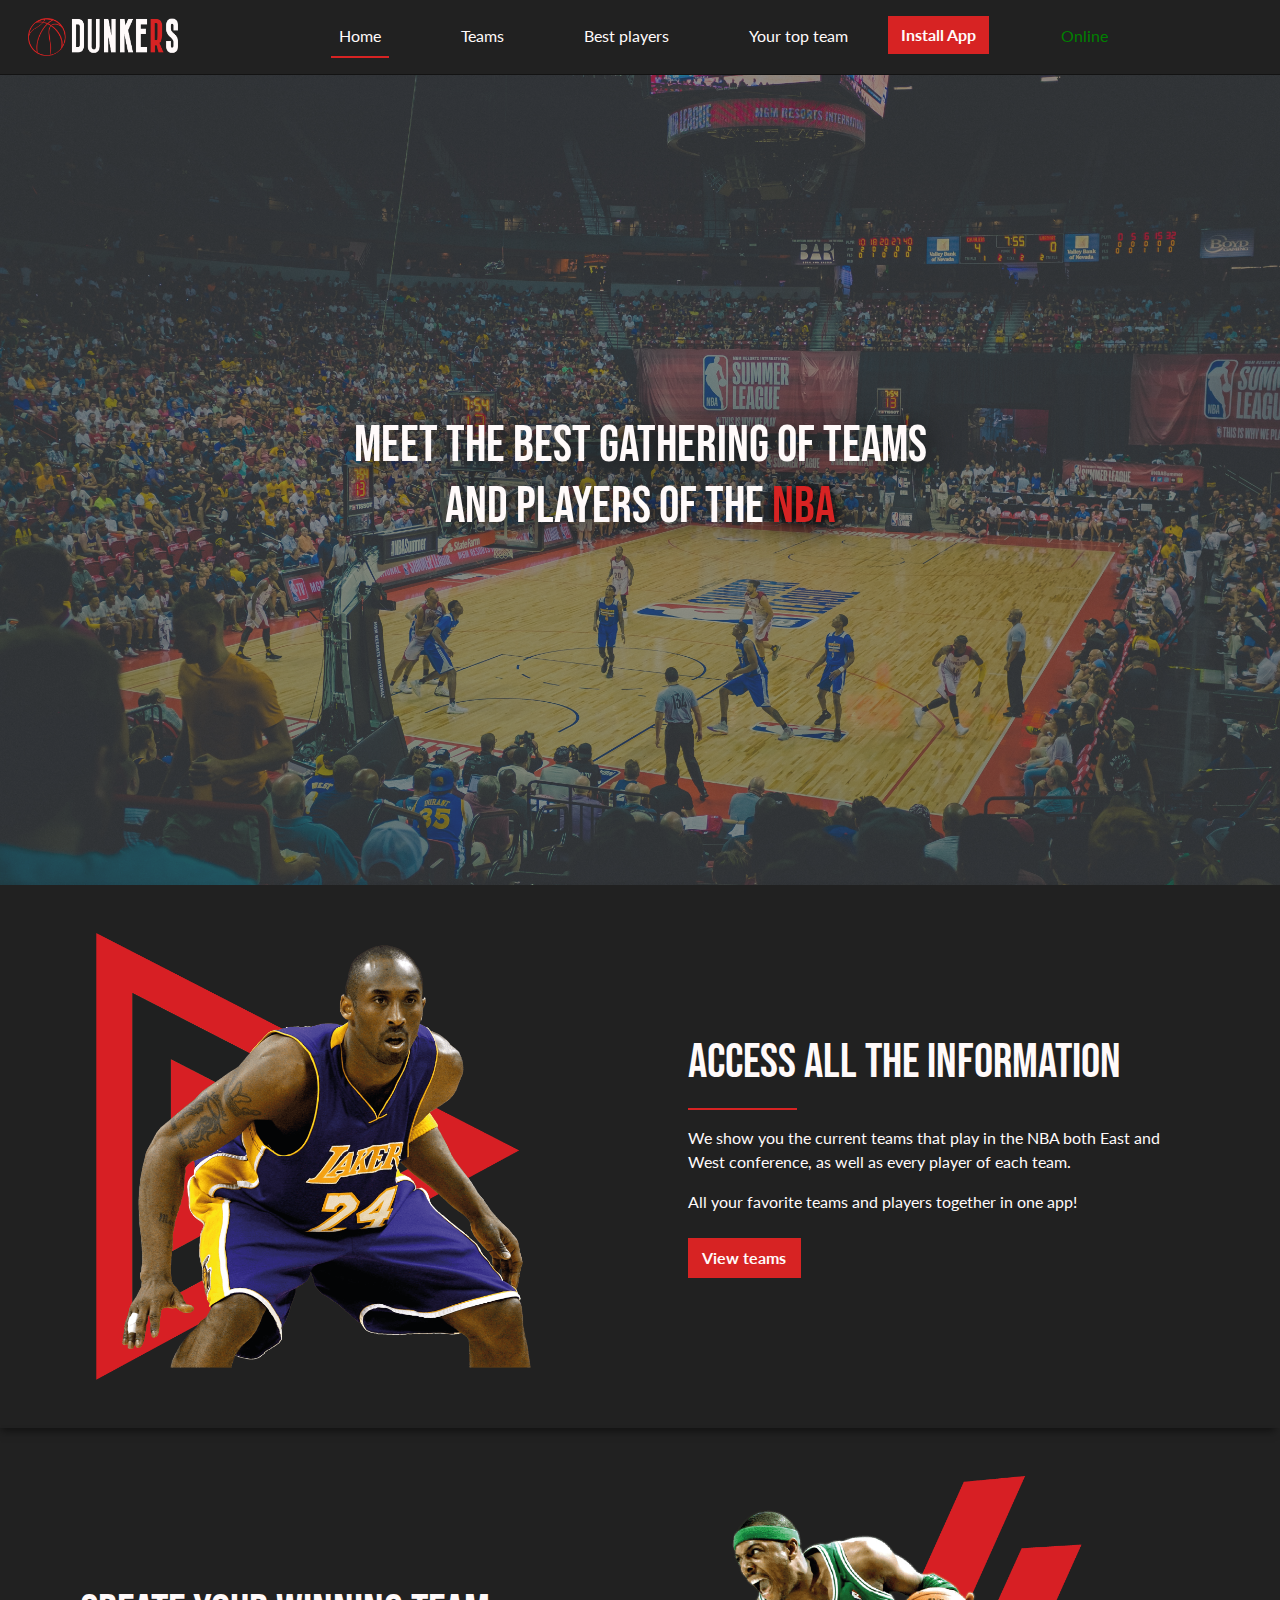
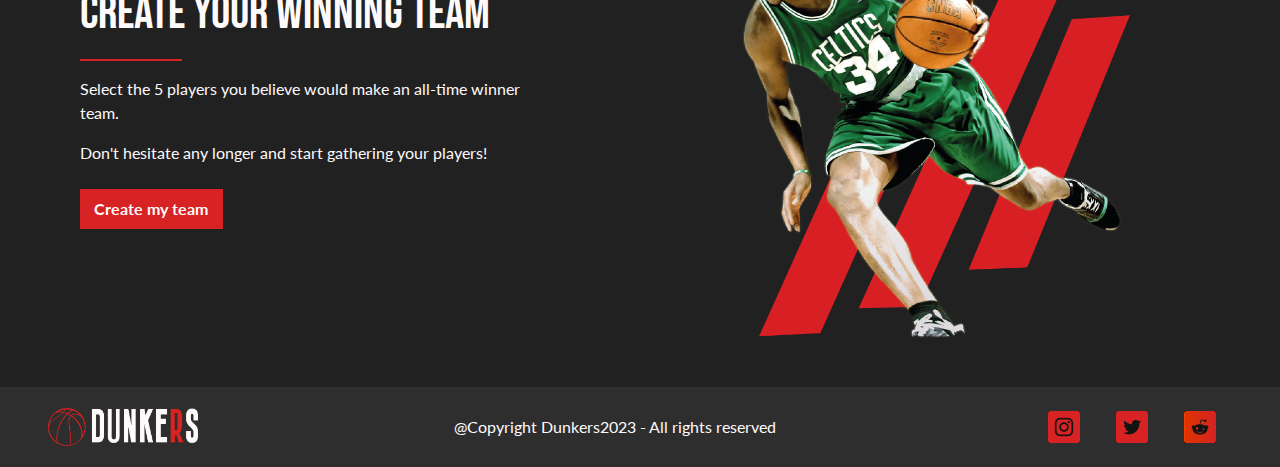
<file: index.html>
<!DOCTYPE html>
<html lang="en">
  <head>
    <meta charset="UTF-8" />
    <meta http-equiv="X-UA-Compatible" content="IE=edge" />
    <meta name="viewport" content="width=device-width, initial-scale=1.0" />
    <link rel="preconnect" href="https://fonts.googleapis.com" />
    <link rel="preconnect" href="https://fonts.gstatic.com" crossorigin />
    <link
      href="https://fonts.googleapis.com/css2?family=Bebas+Neue&family=Lato:ital,wght@0,300;0,400;0,700;1,400&display=swap"
      rel="stylesheet"
    />
    <link rel="stylesheet" href="./css/bootstrap.min.css" />
    <link rel="stylesheet" href="./css/style.css" />
    <link rel="manifest" href="manifest.webmanifest" />
    <link rel="shortcut icon" href="./imgs/favicon.ico" type="image/x-icon" />
    <title>Dunkers App</title>
  </head>
  <body>
    <nav class="navbar navbar-expand-lg" id="navbar">
      <div class="container-fluid">
        <a class="navbar-brand" href="index.html"
          ><img class="logo" src="./imgs/dunkers-logo.png" alt="logo"
        /></a>
        <button
          class="navbar-toggler"
          type="button"
          data-bs-toggle="collapse"
          data-bs-target="#navbarNav"
          aria-controls="navbarNav"
          aria-expanded="false"
          aria-label="Toggle navigation"
        >
          <span class="navbar-toggler-icon"></span>
        </button>
        <div class="collapse navbar-collapse" id="navbarNav">
          <ul class="navbar-nav">
            <li class="nav-item">
              <a class="nav-link current" href="index.html">Home</a>
            </li>
            <li class="nav-item">
              <a class="nav-link" href="teams.html">Teams</a>
            </li>
            <li class="nav-item">
              <a class="nav-link" href="best.html">Best players</a>
            </li>
            <li class="nav-item">
              <a class="nav-link" href="top-team.html">Your top team</a>
            </li>
            <li>
              <button type="button" class="btn btnInstall">Install App</button>
            </li>
            <li>
              <button type="button" class="btn btnShare">Share App</button>
            </li>
            <li class="online nav-link">Online</li>
          </ul>
        </div>
      </div>
    </nav>
    <section class="home">
      <div class="home-overlay">
        <h1 class="title">
          Meet the best gathering of teams and players of the <span>NBA</span>
        </h1>
      </div>
    </section>
    <section class="about">
      <div class="about1">
        <div class="triangle">
          <img class="kobe" src="imgs/kobe.png" alt="kobe bryant defending" />
        </div>
        <div>
          <h3>ACCESS ALL THE INFORMATION</h3>
          <div class="line"></div>
          <p>
            We show you the current teams that play in the NBA both East and
            West conference, as well as every player of each team.
          </p>
          <p>All your favorite teams and players together in one app!</p>
          <a class="button button-home" href="teams.html">View teams</a>
        </div>
      </div>
      <div class="about2">
        <div>
          <h3>CREATE YOUR WINNING TEAM</h3>
          <div class="line"></div>
          <p>
            Select the 5 players you believe would make an all-time winner team.
          </p>
          <p>Don't hesitate any longer and start gathering your players!</p>
          <a class="button button-home" href="top-team.html">Create my team</a>
        </div>
        <div><img src="imgs/jumper.png" alt="a player jumping" /></div>
      </div>
    </section>
    <footer id="footer"></footer>
    <script>
      window.onload = function () {
        footer();
      };
    </script>
    <script src="js/script.js"></script>
    <script src="js/bootstrap.bundle.js"></script>
    <!-- <script
      src="https://cdn.jsdelivr.net/npm/bootstrap@5.2.3/dist/js/bootstrap.bundle.min.js"
      integrity="sha384-kenU1KFdBIe4zVF0s0G1M5b4hcpxyD9F7jL+jjXkk+Q2h455rYXK/7HAuoJl+0I4"
      crossorigin="anonymous"
    ></script> -->
  </body>
</html>
</file>
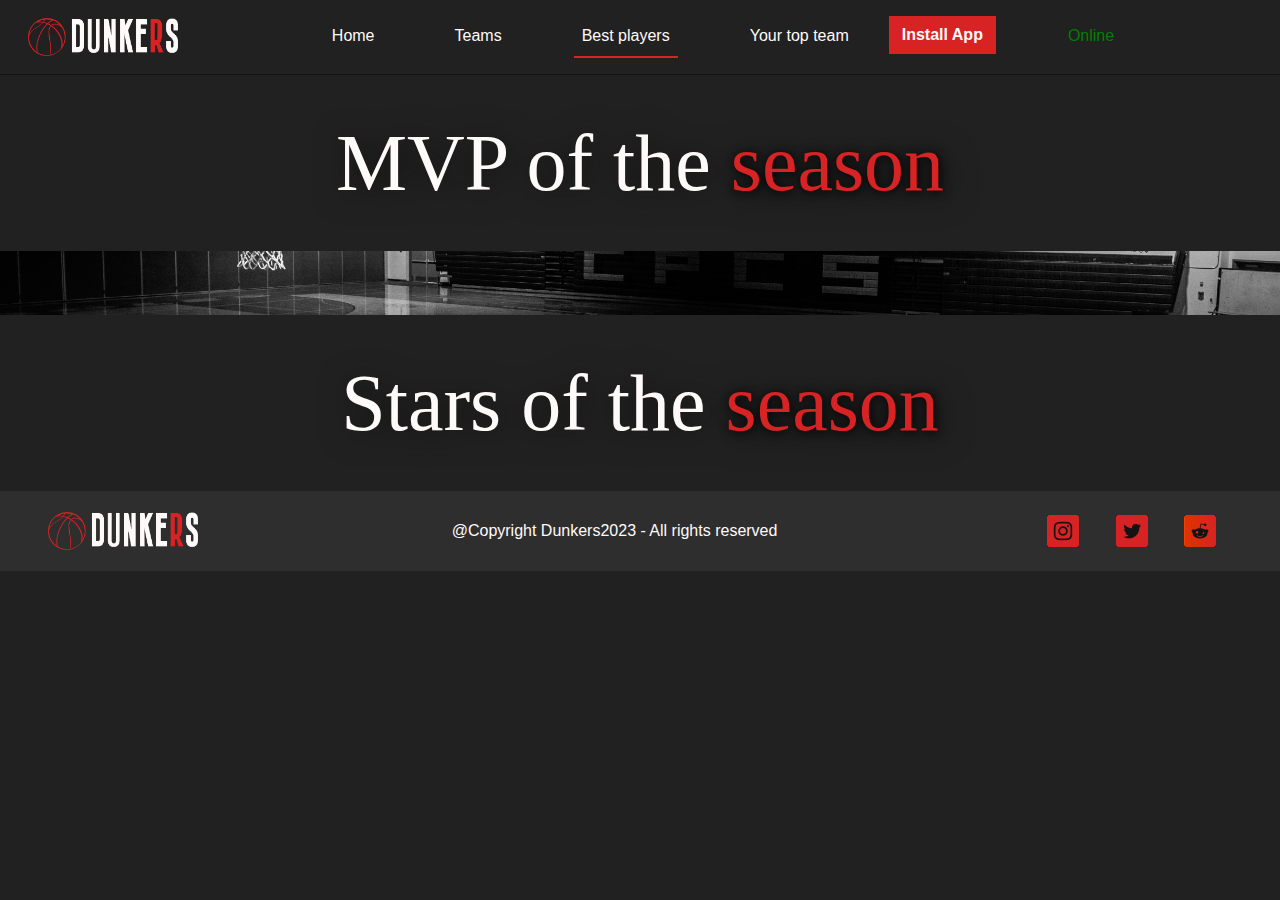
<file: best.html>
<!DOCTYPE html>
<html lang="en">
  <head>
    <meta charset="UTF-8" />
    <meta http-equiv="X-UA-Compatible" content="IE=edge" />
    <meta name="viewport" content="width=device-width, initial-scale=1.0" />
    <link rel="preconnect" href="https://fonts.googleapis.com" />
    <link rel="preconnect" href="https://fonts.gstatic.com" crossorigin />
    <link
      href="https://fonts.googleapis.com/css2?family=Bebas+Neue&family=Lato:ital,wght@0,300;0,400;0,700;1,400&display=swap"
      rel="stylesheet"
    />
    <link rel="stylesheet" href="./css/bootstrap.min.css" />
    <link rel="stylesheet" href="./css/style.css" />
    <link rel="shortcut icon" href="./imgs/favicon.ico" type="image/x-icon" />
    <title>Best Players</title>
  </head>
  <body>
    <nav class="navbar navbar-expand-lg" id="navbar">
      <div class="container-fluid">
        <a class="navbar-brand" href="index.html"
          ><img class="logo" src="./imgs/dunkers-logo.png" alt="logo"
        /></a>
        <button
          class="navbar-toggler"
          type="button"
          data-bs-toggle="collapse"
          data-bs-target="#navbarNav"
          aria-controls="navbarNav"
          aria-expanded="false"
          aria-label="Toggle navigation"
        >
          <span class="navbar-toggler-icon"></span>
        </button>
        <div class="collapse navbar-collapse" id="navbarNav">
          <ul class="navbar-nav">
            <li class="nav-item">
              <a class="nav-link" href="index.html">Home</a>
            </li>
            <li class="nav-item">
              <a class="nav-link" href="teams.html">Teams</a>
            </li>
            <li class="nav-item">
              <a class="nav-link current" href="best.html">Best players</a>
            </li>
            <li class="nav-item">
              <a class="nav-link" href="top-team.html">Your top team</a>
            </li>
            <li>
              <button type="button" class="btn btnInstall">Install App</button>
            </li>
            <li>
              <button type="button" class="btn btnShare">Share App</button>
            </li>
            <li class="online nav-link">Online</li>
          </ul>
        </div>
      </div>
    </nav>
    <div class="best-container">
      <div class="mvp-bg">
        <h2 class="title title-pages">MVP of the <span>season</span></h2>
        <div id="mvp"></div>
      </div>
      <div class="best-bg">
        <h2 class="title title-pages">Stars of the <span>season</span></h2>
        <div class="best5" id="best-5"></div>
      </div>
    </div>
    <footer id="footer"></footer>
    <script>
      window.onload = function () {
        getBest();
        footer();
      };
    </script>
    <script src="js/script.js"></script>
    <script src="js/bootstrap.bundle.js"></script>
  </body>
</html>
</file>
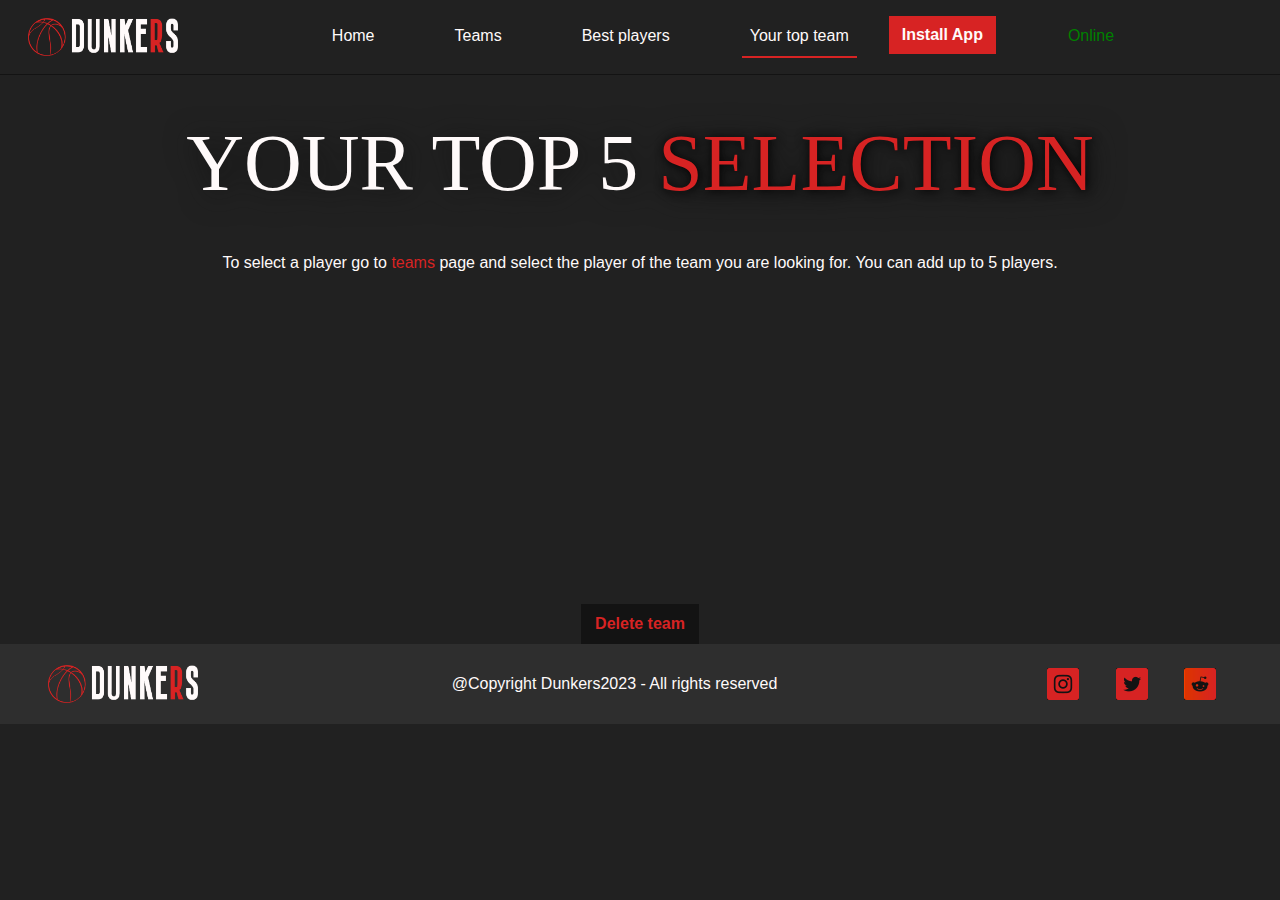
<file: top-team.html>
<!DOCTYPE html>
<html lang="en">
  <head>
    <meta charset="UTF-8" />
    <meta http-equiv="X-UA-Compatible" content="IE=edge" />
    <meta name="viewport" content="width=device-width, initial-scale=1.0" />
    <link rel="preconnect" href="https://fonts.googleapis.com" />
    <link rel="preconnect" href="https://fonts.gstatic.com" crossorigin />
    <link
      href="https://fonts.googleapis.com/css2?family=Bebas+Neue&family=Lato:ital,wght@0,300;0,400;0,700;1,400&display=swap"
      rel="stylesheet"
    />
    <link rel="stylesheet" href="./css/bootstrap.min.css" />
    <link rel="stylesheet" href="./css/style.css" />
    <link rel="shortcut icon" href="./imgs/favicon.ico" type="image/x-icon" />
    <title>Top Team</title>
  </head>
  <body>
    <nav class="navbar navbar-expand-lg" id="navbar">
      <div class="container-fluid">
        <a class="navbar-brand" href="index.html"
          ><img class="logo" src="./imgs/dunkers-logo.png" alt="logo"
        /></a>
        <button
          class="navbar-toggler"
          type="button"
          data-bs-toggle="collapse"
          data-bs-target="#navbarNav"
          aria-controls="navbarNav"
          aria-expanded="false"
          aria-label="Toggle navigation"
        >
          <span class="navbar-toggler-icon"></span>
        </button>
        <div class="collapse navbar-collapse" id="navbarNav">
          <ul class="navbar-nav">
            <li class="nav-item">
              <a class="nav-link" href="index.html">Home</a>
            </li>
            <li class="nav-item">
              <a class="nav-link" href="teams.html">Teams</a>
            </li>
            <li class="nav-item">
              <a class="nav-link" href="best.html">Best players</a>
            </li>
            <li class="nav-item">
              <a class="nav-link current" href="top-team.html">Your top team</a>
            </li>
            <li>
              <button type="button" class="btn btnInstall">Install App</button>
            </li>
            <li>
              <button type="button" class="btn btnShare">Share App</button>
            </li>
            <li class="online nav-link">Online</li>
          </ul>
        </div>
      </div>
    </nav>
    <div class="create-team">
      <h2 class="title title-pages">YOUR TOP 5 <span>SELECTION</span></h2>
      <p>
        To select a player go to <a href="teams.html">teams</a> page and select
        the player of the team you are looking for. You can add up to 5 players.
      </p>

      <div class="top-team"></div>
      <button id="clearPlayers" class="button">Delete team</button>
      <button class="button button-share btnShareTeam">Share my team</button>
    </div>

    <footer id="footer"></footer>
    <script>
      window.onload = function () {
        footer();
        topTeam();
      };
    </script>
    <script src="js/script.js"></script>
    <script src="js/bootstrap.bundle.js"></script>
  </body>
</html>
</file>
<file: css/style.css>
* {
  margin: 0;
  padding: 0;
  box-sizing: border-box;
}

html {
  scroll-behavior: smooth;
  margin: 0;
}

:root {
  --ff-primary: "Lato", sans-serif;
  --ff-accent: "Bebas Neue", cursive;

  --clr-accent: #d72323;
  --clr-light: #fffafa;
  --clr-dark: #212121;
  --clr-darker: #131313;
}

::-webkit-scrollbar {
  width: 10px;
}

::-webkit-scrollbar-track {
  background: var(--clr-dark);
}

::-webkit-scrollbar-thumb {
  background: black;
}

::-webkit-scrollbar-thumb:hover {
  background: var(--clr-accent);
}

body {
  font-family: var(--ff-primary);
  font-size: var(--fs-body);
  background-color: var(--clr-dark);
}

.navbar {
  padding: 0.5em 1em;
  border-bottom: 1px solid var(--clr-darker);
}

.logo {
  width: 150px;
}

.navbar-nav {
  margin: 0.5em auto;
}

.navbar-toggler {
  background-color: var(--clr-light) !important;
}

.nav-link {
  color: var(--clr-light);
  font-family: var(--ff-primary);
  margin: 0 2em;
}

.nav-link:hover {
  color: var(--clr-accent);
}

.btnInstall {
  border-radius: unset;
  background-color: var(--clr-accent);
  color: var(--clr-light);
  margin-right: 2em;
  font-weight: 700;
}

.btnInstall:hover {
  background-color: var(--clr-light);
  color: var(--clr-accent);
}

.btnShare {
  border-radius: unset;
  background-color: var(--clr-light);
  color: var(--clr-darker);
  font-weight: 700;
}

.btnShare:hover {
  background-color: var(--clr-darker);
  color: var(--clr-light);
}

.current {
  border-bottom: 2px solid var(--clr-accent);
}

.home {
  background-image: url("../imgs/home-bg.jpg");
  background-position: center;
  background-repeat: no-repeat;
  background-size: cover;
  min-height: 90vh;
  width: 100%;
}

.home-overlay {
  width: 100%;
  height: 90vh;
  display: flex;
  justify-content: center;
  align-items: center;
  background-color: rgba(59, 59, 59, 0.55);
}

.title {
  font-family: var(--ff-accent);
  color: var(--clr-light);
  text-align: center;
  filter: drop-shadow(3px 3px 15px #0f0f0f);
  font-size: 3.2em;
  width: 50%;
}

.title-pages {
  width: auto;
  margin: 0.5em;
  font-size: 5em;
}

.title span {
  color: var(--clr-accent);
  filter: drop-shadow(1px 1px 5px #020202);
}

.about1,
.about2 {
  display: flex;
  align-items: center;
  box-shadow: -2px 6px 8px -3px rgba(0, 0, 0, 0.5);
  -webkit-box-shadow: -2px 6px 8px -3px rgba(0, 0, 0, 0.5);
  -moz-box-shadow: -2px 6px 8px -3px rgba(0, 0, 0, 0.5);
}

.about1 div,
.about2 div {
  width: 50%;
  padding: 3em;
}

.about2 div {
  margin-left: 2em;
}

.about img {
  width: 80%;
}

.kobe {
  margin-left: 3em;
}

.about h3 {
  font-family: var(--ff-accent);
  color: var(--clr-light);
  font-size: 3em;
}

.about p {
  color: var(--clr-light);
  font-family: var(--ff-primary);
  font-size: 1em;
  width: 90%;
}

.create-team p {
  color: var(--clr-light);
  font-family: var(--ff-primary);
  font-size: 1em;
}

.create-team a {
  color: var(--clr-accent);
  text-decoration: none;
}

.create-team a:hover {
  text-decoration: underline;
}

div > .line {
  width: 20%;
  height: 2px;
  background-color: var(--clr-accent);
  padding: 0 !important;
  margin: 1em 1em 1em 0;
}

#root,
#players {
  padding: 0 5em;
}

#root ul,
#players ul {
  display: flex;
  flex-wrap: wrap;
  padding-left: 0;
  justify-content: space-around;
}

.card {
  border-radius: unset;
  background-color: var(--clr-dark);
  margin: 1em;
  margin-bottom: 2em;
  border: none;
  box-shadow: 10px 10px 19px -7px rgba(0, 0, 0, 0.75);
  -webkit-box-shadow: 10px 10px 19px -7px rgba(0, 0, 0, 0.75);
  -moz-box-shadow: 10px 10px 19px -7px rgba(0, 0, 0, 0.75);
  color: var(--clr-light);
  font-family: var(--ff-primary);
}

.card-image {
  height: 250px;
  background-color: var(--clr-light);
  padding: 1em;
}

.card img {
  border-radius: unset;
  object-fit: contain;
  width: 100%;
  height: 100%;
}

.card-title {
  font-family: var(--ff-accent);
  color: var(--clr-light);
  filter: drop-shadow(5px 5px 6px #000);
}

.card li {
  background-color: var(--clr-dark);
  color: var(--clr-light);
}

.button {
  color: var(--clr-accent);
  padding: 0.5em 0.9em;
  background-color: var(--clr-darker);
  text-decoration: none;
  font-weight: 700;
  border: none;
}

.button:hover {
  color: var(--clr-darker);
  background-color: var(--clr-accent);
}

.button-home {
  display: inline-block;
  margin-top: 0.5em;
  background-color: var(--clr-accent);
  color: var(--clr-light);
}

.button-add {
  font-size: 0.6em;
  padding: 0.2em 0.5em;
}

.card-player {
  border-radius: 100%;
  width: 12rem;
  height: 12rem;
  background-image: url(../imgs/Embiid.jpg);
  background-position: center;
  background-repeat: no-repeat;
  background-size: cover;
}

#mvp {
  display: flex;
  justify-content: center;
  align-items: center;
  background-image: url(../imgs/bg-best.jpg);
  background-repeat: no-repeat;
  background-size: cover;
  background-position: center;
  padding: 2em;
}

.card-body-players {
  text-align: center;
  margin-top: 2em;
}

.best-container {
  text-align: center;
}

.best5 {
  display: flex;
  justify-content: space-evenly;
  flex-wrap: wrap;
}

.create-team {
  text-align: center;
  padding: 0 1em;
}

.top-team,
.full-team {
  display: flex;
  flex-wrap: wrap;
  width: 80%;
  justify-content: space-around;
  margin: 1em auto;
  min-height: 33vh;
}

.top-team .top5 .card-player {
  width: 16rem;
  height: 16rem;
  background-image: url(../imgs/avatar.jpg);
  background-position: center;
  background-repeat: no-repeat;
  background-size: contain;
}

.button-share {
  border: unset;
  background-color: var(--clr-accent);
  color: var(--clr-darker);
  font-weight: 900;
  margin: 3em auto;
}

.card-team-player {
  width: 15rem;
}

.card-team-player p {
  font-size: 0.7em;
}

.card-team-player img {
  object-fit: cover;
}

.card-text {
  margin: 0.5em;
  font-size: 0.7em;
}

.btnShareTeam {
  margin-left: 1em;
}

footer {
  height: 80px;
  background-color: #2e2e2e;
  display: flex;
  justify-content: space-between;
  align-items: center;
  padding: 0 3em;
}

footer p {
  color: var(--clr-light);
  font-family: var(--ff-primary);
  font-size: 1em;
  margin: 0;
}

footer .redes img {
  margin: 0 1em;
  background-color: var(--clr-darker);
}

.online {
  color: green;
}

.online:hover {
  color: green !important;
}

.delete {
  background-color: transparent;
  border: unset;
  color: var(--clr-accent);
  font-size: 1.5em;
}

@media screen and (max-width: 500px) {
  .title {
    width: 70%;
    font-size: 2.5em;
  }

  .about1 {
    flex-direction: column;
  }

  .about2 {
    flex-direction: column-reverse;
  }

  .kobe {
    margin-left: 0;
  }

  .about1 div,
  .about2 div {
    width: 90%;
    margin-left: 0;
  }
}

@media screen and (max-width: 773px) {
  footer {
    height: 200px;
    flex-direction: column;
    justify-content: space-around;
    text-align: center;
    padding: 1em;
  }

  .about h3 {
    font-size: 2em;
  }

  .about p {
    font-size: 0.7em;
  }

  .about div {
    padding: 1em;
  }
}

@media screen and (max-width: 991px) {
  .btnInstall,
  .btnShare {
    margin: 1em 2em 0 0;
  }

  .title-pages {
    margin: 0.6em;
    font-size: 4em;
  }

  .navbar-collapse ul {
    align-items: flex-end !important;
  }
}
</file>
